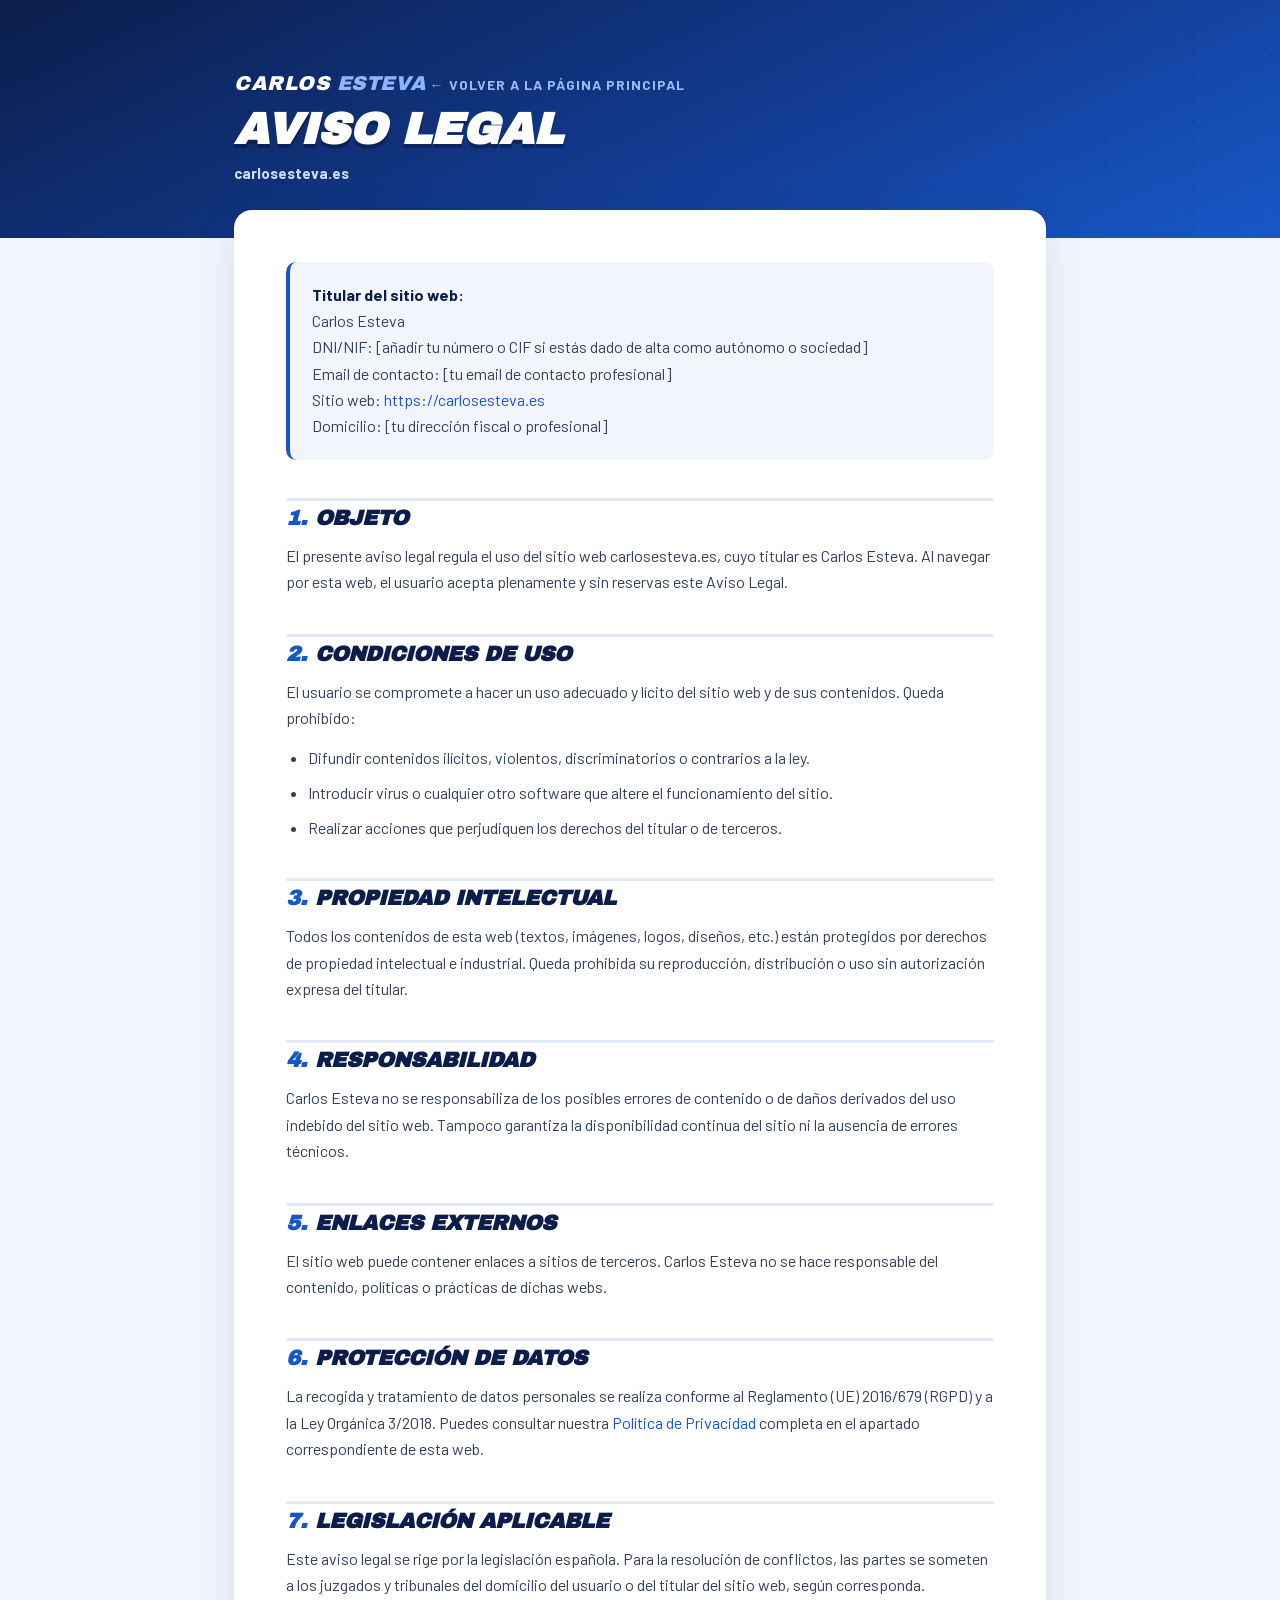
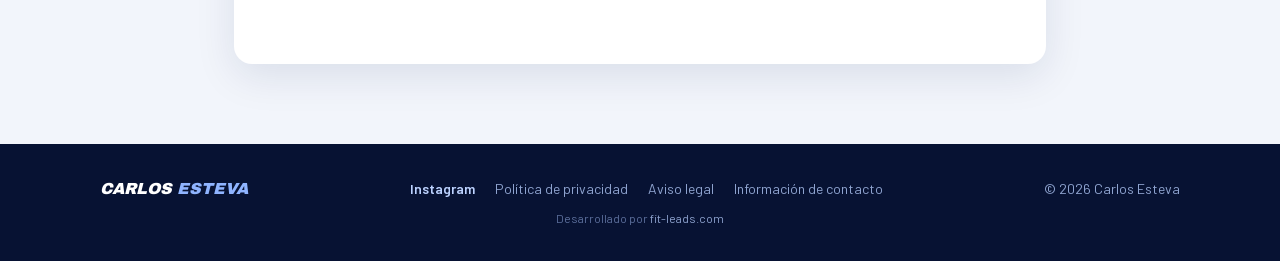
<file: aviso-legal.html>
<!DOCTYPE html>
<html lang="es">
<head>
<meta charset="utf-8">
<meta name="viewport" content="width=device-width, initial-scale=1">
<title>Aviso Legal — Carlos Esteva</title>
<meta name="description" content="Aviso legal del sitio web de Carlos Esteva: condiciones de uso, propiedad intelectual, responsabilidad y legislación aplicable.">
<meta name="robots" content="noindex">
<link rel="icon" type="image/png" href="favicon.png">
<link rel="stylesheet" href="fonts/fonts.css">
<style>
html,body{margin:0;padding:0;background:#f2f5fb;font-family:'Barlow',sans-serif;color:#0c1428;-webkit-font-smoothing:antialiased}
*{box-sizing:border-box}
a{color:#1758c8;text-decoration:none}a:hover{color:#0b1e4b}
::selection{background:#1758c8;color:#fff}
.legal-hero{background:linear-gradient(155deg,#0b1e4b 0%,#123a8f 55%,#1758c8 100%);color:#fff;position:relative;overflow:hidden}
.legal-hero .dots{position:absolute;inset:0;background-image:radial-gradient(rgba(255,255,255,.14) 1.5px,transparent 1.5px);background-size:22px 22px;opacity:.35;pointer-events:none;mask-image:linear-gradient(115deg,transparent 55%,black 90%)}
.legal-hero .inner{max-width:860px;margin:0 auto;padding:32px 24px 56px;position:relative}
.brand{font-family:'Archivo Black',sans-serif;font-style:italic;font-size:20px;letter-spacing:.5px;color:#fff}
.brand span{color:#8fb4ff}
.back{display:inline-block;margin-top:44px;color:#9db9f2;font-weight:700;font-size:14px;letter-spacing:1px;text-transform:uppercase}
.back:hover{color:#fff}
.legal-hero h1{font-family:'Archivo Black',sans-serif;font-style:italic;text-transform:uppercase;font-size:clamp(26px,4.4vw,44px);line-height:1.08;margin:12px 0 0;text-shadow:0 4px 0 rgba(7,18,51,.45)}
.legal-hero .sub{margin:10px 0 0;color:#cdddff;font-weight:700;font-size:15px}
.legal-body{max-width:860px;margin:-28px auto 0;padding:0 24px 80px;position:relative}
.card{background:#fff;border-radius:18px;padding:clamp(28px,5vw,52px);box-shadow:0 12px 40px rgba(11,30,75,.10)}
.card h2{font-family:'Archivo Black',sans-serif;font-style:italic;text-transform:uppercase;font-size:clamp(17px,2.2vw,21px);color:#0b1e4b;margin:38px 0 14px;padding-top:6px;border-top:3px solid #e4ebf8}
.card h2 .num{color:#1758c8;margin-right:8px}
.card p{font-size:16px;line-height:1.65;color:#33405c;margin:0 0 14px}
.card ul{margin:0 0 14px;padding-left:22px}
.card li{font-size:16px;line-height:1.6;color:#33405c;margin-bottom:9px}
.card strong{color:#0b1e4b}
.owner-box{background:#f2f5fb;border-left:4px solid #1758c8;border-radius:10px;padding:20px 22px;margin:0 0 8px}
.owner-box p{margin:0}
footer{background:#071233;color:#8ea3cf;padding:36px 24px;font-size:14px}
.foot-row{max-width:1080px;margin:0 auto;display:flex;flex-wrap:wrap;gap:20px;align-items:center;justify-content:space-between}
.foot-links{display:flex;gap:20px;flex-wrap:wrap}
.credit{max-width:1080px;margin:14px auto 0;text-align:center;font-size:12px;color:#5c6f9c}
.credit a{color:#8ea3cf}
</style>
</head>
<body>

<header class="legal-hero">
  <div class="dots"></div>
  <div class="inner">
    <a class="brand" href="./">CARLOS <span>ESTEVA</span></a>
    <a class="back" href="./">← Volver a la página principal</a>
    <h1>Aviso Legal</h1>
    <p class="sub">carlosesteva.es</p>
  </div>
</header>

<main class="legal-body">
  <div class="card">
    <div class="owner-box">
      <p><strong>Titular del sitio web:</strong><br>
      Carlos Esteva<br>
      DNI/NIF: [añadir tu número o CIF si estás dado de alta como autónomo o sociedad]<br>
      Email de contacto: [tu email de contacto profesional]<br>
      Sitio web: <a rel="noopener" href="https://carlosesteva.es">https://carlosesteva.es</a><br>
      Domicilio: [tu dirección fiscal o profesional]</p>
    </div>

    <h2><span class="num">1.</span>Objeto</h2>
    <p>El presente aviso legal regula el uso del sitio web carlosesteva.es, cuyo titular es Carlos Esteva. Al navegar por esta web, el usuario acepta plenamente y sin reservas este Aviso Legal.</p>

    <h2><span class="num">2.</span>Condiciones de uso</h2>
    <p>El usuario se compromete a hacer un uso adecuado y lícito del sitio web y de sus contenidos. Queda prohibido:</p>
    <ul>
      <li>Difundir contenidos ilícitos, violentos, discriminatorios o contrarios a la ley.</li>
      <li>Introducir virus o cualquier otro software que altere el funcionamiento del sitio.</li>
      <li>Realizar acciones que perjudiquen los derechos del titular o de terceros.</li>
    </ul>

    <h2><span class="num">3.</span>Propiedad intelectual</h2>
    <p>Todos los contenidos de esta web (textos, imágenes, logos, diseños, etc.) están protegidos por derechos de propiedad intelectual e industrial. Queda prohibida su reproducción, distribución o uso sin autorización expresa del titular.</p>

    <h2><span class="num">4.</span>Responsabilidad</h2>
    <p>Carlos Esteva no se responsabiliza de los posibles errores de contenido o de daños derivados del uso indebido del sitio web. Tampoco garantiza la disponibilidad continua del sitio ni la ausencia de errores técnicos.</p>

    <h2><span class="num">5.</span>Enlaces externos</h2>
    <p>El sitio web puede contener enlaces a sitios de terceros. Carlos Esteva no se hace responsable del contenido, políticas o prácticas de dichas webs.</p>

    <h2><span class="num">6.</span>Protección de datos</h2>
    <p>La recogida y tratamiento de datos personales se realiza conforme al Reglamento (UE) 2016/679 (RGPD) y a la Ley Orgánica 3/2018. Puedes consultar nuestra <a href="politica-de-privacidad.html">Política de Privacidad</a> completa en el apartado correspondiente de esta web.</p>

    <h2><span class="num">7.</span>Legislación aplicable</h2>
    <p>Este aviso legal se rige por la legislación española. Para la resolución de conflictos, las partes se someten a los juzgados y tribunales del domicilio del usuario o del titular del sitio web, según corresponda.</p>
  </div>
</main>

<footer>
  <div class="foot-row">
    <div style="font-family:'Archivo Black',sans-serif;font-style:italic;color:#fff;font-size:16px">CARLOS <span style="color:#8fb4ff">ESTEVA</span></div>
    <div class="foot-links">
      <a href="https://www.instagram.com/carlosesteva_/" style="color:#bcd2ff;font-weight:600">Instagram</a>
      <a href="politica-de-privacidad.html" style="color:#8ea3cf">Política de privacidad</a>
      <a href="aviso-legal.html" style="color:#8ea3cf">Aviso legal</a>
      <a href="informacion-de-contacto.html" style="color:#8ea3cf">Información de contacto</a>
    </div>
    <div>© 2026 Carlos Esteva</div>
  </div>
  <div class="credit">Desarrollado por <a href="https://fit-leads.com">fit-leads.com</a></div>
</footer>
</body>
</html>
</file>
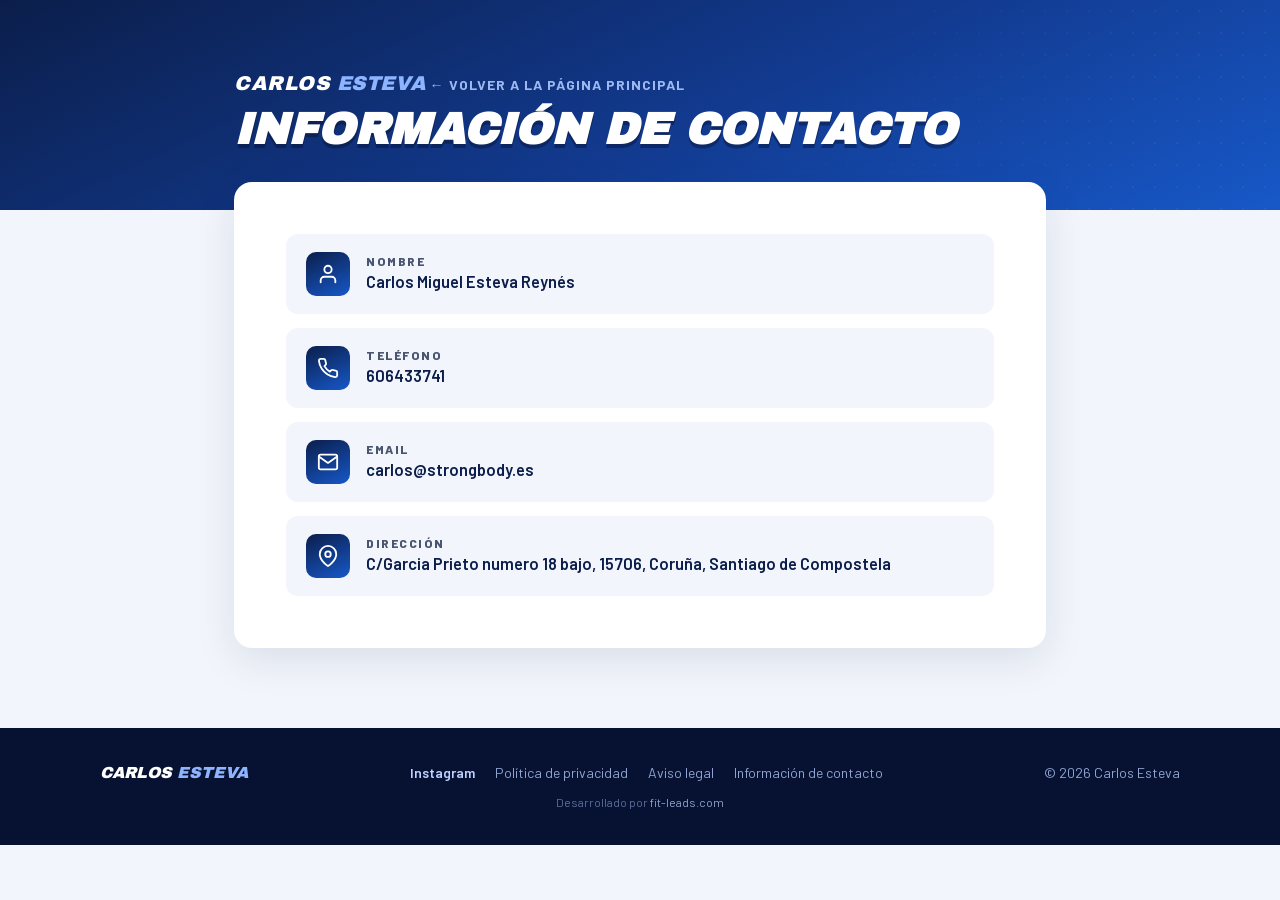
<file: informacion-de-contacto.html>
<!DOCTYPE html>
<html lang="es">
<head>
<meta charset="utf-8">
<meta name="viewport" content="width=device-width, initial-scale=1">
<title>Información de contacto — Carlos Esteva</title>
<meta name="description" content="Información de contacto de Carlos Miguel Esteva Reynés: teléfono, email y dirección.">
<meta name="robots" content="noindex">
<link rel="icon" type="image/png" href="favicon.png">
<link rel="stylesheet" href="fonts/fonts.css">
<style>
html,body{margin:0;padding:0;background:#f2f5fb;font-family:'Barlow',sans-serif;color:#0c1428;-webkit-font-smoothing:antialiased}
*{box-sizing:border-box}
a{color:#1758c8;text-decoration:none}a:hover{color:#0b1e4b}
::selection{background:#1758c8;color:#fff}
.legal-hero{background:linear-gradient(155deg,#0b1e4b 0%,#123a8f 55%,#1758c8 100%);color:#fff;position:relative;overflow:hidden}
.legal-hero .dots{position:absolute;inset:0;background-image:radial-gradient(rgba(255,255,255,.14) 1.5px,transparent 1.5px);background-size:22px 22px;opacity:.35;pointer-events:none;mask-image:linear-gradient(115deg,transparent 55%,black 90%)}
.legal-hero .inner{max-width:860px;margin:0 auto;padding:32px 24px 56px;position:relative}
.brand{font-family:'Archivo Black',sans-serif;font-style:italic;font-size:20px;letter-spacing:.5px;color:#fff}
.brand span{color:#8fb4ff}
.back{display:inline-block;margin-top:44px;color:#9db9f2;font-weight:700;font-size:14px;letter-spacing:1px;text-transform:uppercase}
.back:hover{color:#fff}
.legal-hero h1{font-family:'Archivo Black',sans-serif;font-style:italic;text-transform:uppercase;font-size:clamp(26px,4.4vw,44px);line-height:1.08;margin:12px 0 0;text-shadow:0 4px 0 rgba(7,18,51,.45)}
.legal-body{max-width:860px;margin:-28px auto 0;padding:0 24px 80px;position:relative}
.card{background:#fff;border-radius:18px;padding:clamp(28px,5vw,52px);box-shadow:0 12px 40px rgba(11,30,75,.10)}
.contact-list{display:flex;flex-direction:column;gap:14px}
.contact-item{display:flex;align-items:center;gap:16px;background:#f2f5fb;border-radius:12px;padding:18px 20px}
.contact-item .ico{flex:none;width:44px;height:44px;border-radius:10px;background:linear-gradient(155deg,#0b1e4b,#1758c8);color:#fff;display:flex;align-items:center;justify-content:center}
.contact-item .label{font-size:12px;font-weight:800;letter-spacing:1.5px;text-transform:uppercase;color:#4a5670;margin-bottom:2px}
.contact-item .value{font-size:16.5px;font-weight:600;color:#0b1e4b;line-height:1.4;overflow-wrap:anywhere}
.contact-item a.value:hover{color:#1758c8}
footer{background:#071233;color:#8ea3cf;padding:36px 24px;font-size:14px}
.foot-row{max-width:1080px;margin:0 auto;display:flex;flex-wrap:wrap;gap:20px;align-items:center;justify-content:space-between}
.foot-links{display:flex;gap:20px;flex-wrap:wrap}
.credit{max-width:1080px;margin:14px auto 0;text-align:center;font-size:12px;color:#5c6f9c}
.credit a{color:#8ea3cf}
</style>
</head>
<body>

<header class="legal-hero">
  <div class="dots"></div>
  <div class="inner">
    <a class="brand" href="./">CARLOS <span>ESTEVA</span></a>
    <a class="back" href="./">← Volver a la página principal</a>
    <h1>Información de contacto</h1>
  </div>
</header>

<main class="legal-body">
  <div class="card">
    <div class="contact-list">
      <div class="contact-item">
        <div class="ico" aria-hidden="true"><svg width="22" height="22" viewBox="0 0 24 24" fill="none" stroke="currentColor" stroke-width="2" stroke-linecap="round" stroke-linejoin="round"><path d="M20 21v-2a4 4 0 0 0-4-4H8a4 4 0 0 0-4 4v2"/><circle cx="12" cy="7" r="4"/></svg></div>
        <div>
          <div class="label">Nombre</div>
          <div class="value">Carlos Miguel Esteva Reynés</div>
        </div>
      </div>
      <div class="contact-item">
        <div class="ico" aria-hidden="true"><svg width="22" height="22" viewBox="0 0 24 24" fill="none" stroke="currentColor" stroke-width="2" stroke-linecap="round" stroke-linejoin="round"><path d="M22 16.92v3a2 2 0 0 1-2.18 2 19.79 19.79 0 0 1-8.63-3.07 19.5 19.5 0 0 1-6-6 19.79 19.79 0 0 1-3.07-8.67A2 2 0 0 1 4.11 2h3a2 2 0 0 1 2 1.72 12.84 12.84 0 0 0 .7 2.81 2 2 0 0 1-.45 2.11L8.09 9.91a16 16 0 0 0 6 6l1.27-1.27a2 2 0 0 1 2.11-.45 12.84 12.84 0 0 0 2.81.7A2 2 0 0 1 22 16.92z"/></svg></div>
        <div>
          <div class="label">Teléfono</div>
          <a class="value" href="tel:+34606433741">606433741</a>
        </div>
      </div>
      <div class="contact-item">
        <div class="ico" aria-hidden="true"><svg width="22" height="22" viewBox="0 0 24 24" fill="none" stroke="currentColor" stroke-width="2" stroke-linecap="round" stroke-linejoin="round"><path d="M4 4h16c1.1 0 2 .9 2 2v12c0 1.1-.9 2-2 2H4c-1.1 0-2-.9-2-2V6c0-1.1.9-2 2-2z"/><polyline points="22,6 12,13 2,6"/></svg></div>
        <div>
          <div class="label">Email</div>
          <a class="value" href="mailto:carlos@strongbody.es">carlos@strongbody.es</a>
        </div>
      </div>
      <div class="contact-item">
        <div class="ico" aria-hidden="true"><svg width="22" height="22" viewBox="0 0 24 24" fill="none" stroke="currentColor" stroke-width="2" stroke-linecap="round" stroke-linejoin="round"><path d="M21 10c0 7-9 13-9 13s-9-6-9-13a9 9 0 0 1 18 0z"/><circle cx="12" cy="10" r="3"/></svg></div>
        <div>
          <div class="label">Dirección</div>
          <div class="value">C/Garcia Prieto numero 18 bajo, 15706, Coruña, Santiago de Compostela</div>
        </div>
      </div>
    </div>
  </div>
</main>

<footer>
  <div class="foot-row">
    <div style="font-family:'Archivo Black',sans-serif;font-style:italic;color:#fff;font-size:16px">CARLOS <span style="color:#8fb4ff">ESTEVA</span></div>
    <div class="foot-links">
      <a href="https://www.instagram.com/carlosesteva_/" style="color:#bcd2ff;font-weight:600">Instagram</a>
      <a href="politica-de-privacidad.html" style="color:#8ea3cf">Política de privacidad</a>
      <a href="aviso-legal.html" style="color:#8ea3cf">Aviso legal</a>
      <a href="informacion-de-contacto.html" style="color:#8ea3cf">Información de contacto</a>
    </div>
    <div>© 2026 Carlos Esteva</div>
  </div>
  <div class="credit">Desarrollado por <a href="https://fit-leads.com">fit-leads.com</a></div>
</footer>
</body>
</html>
</file>
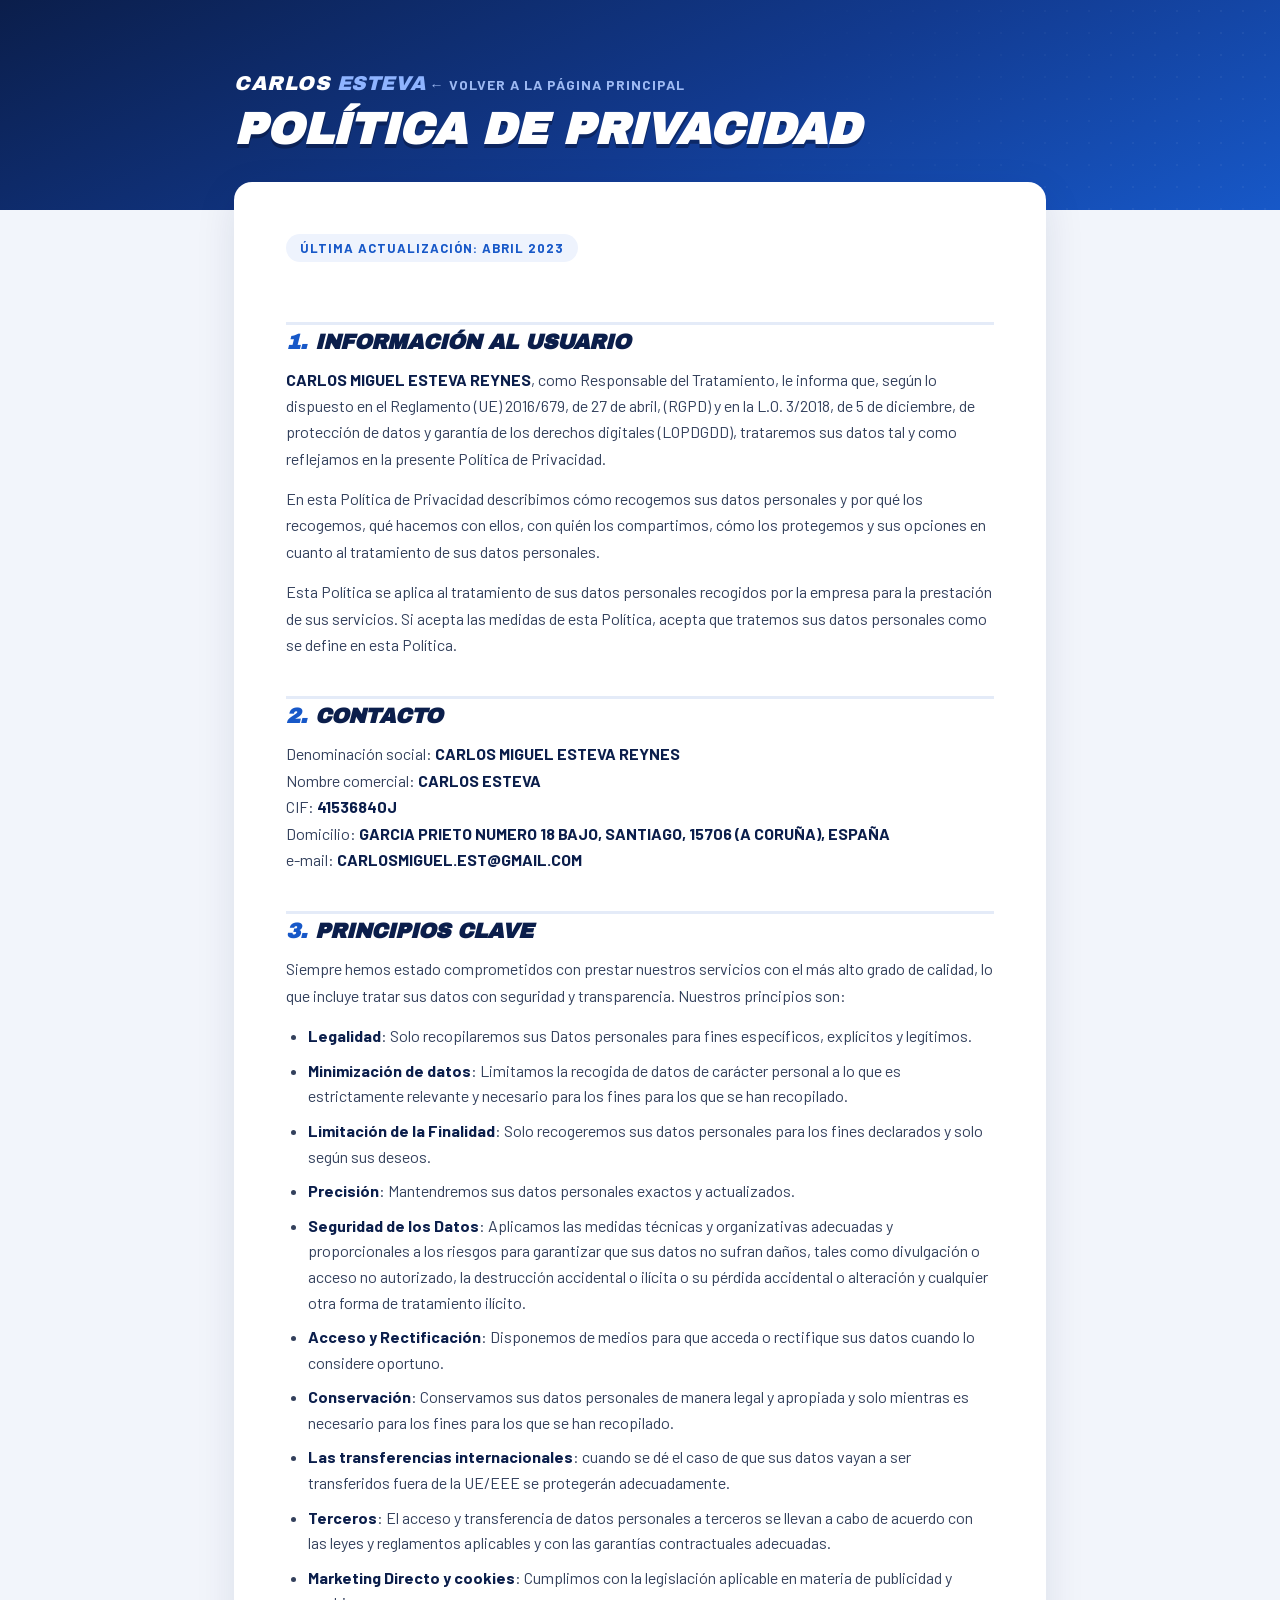
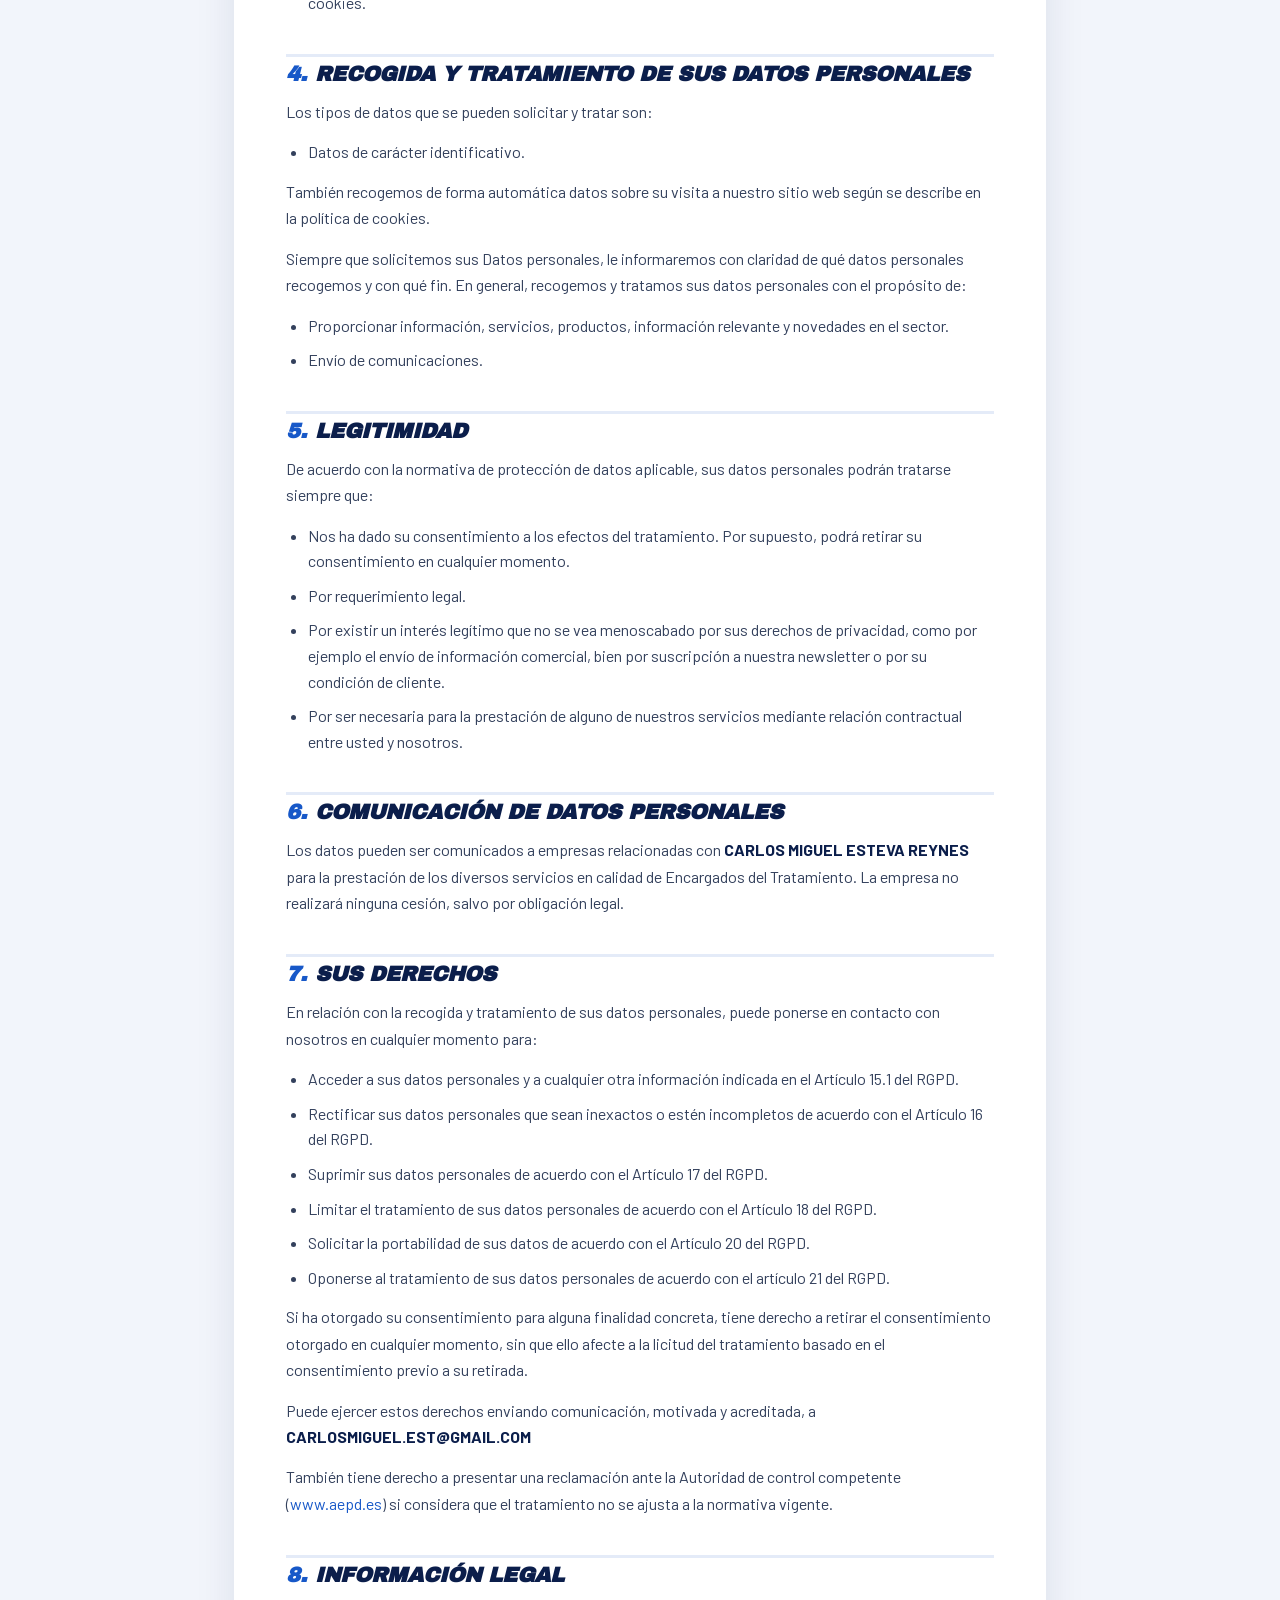
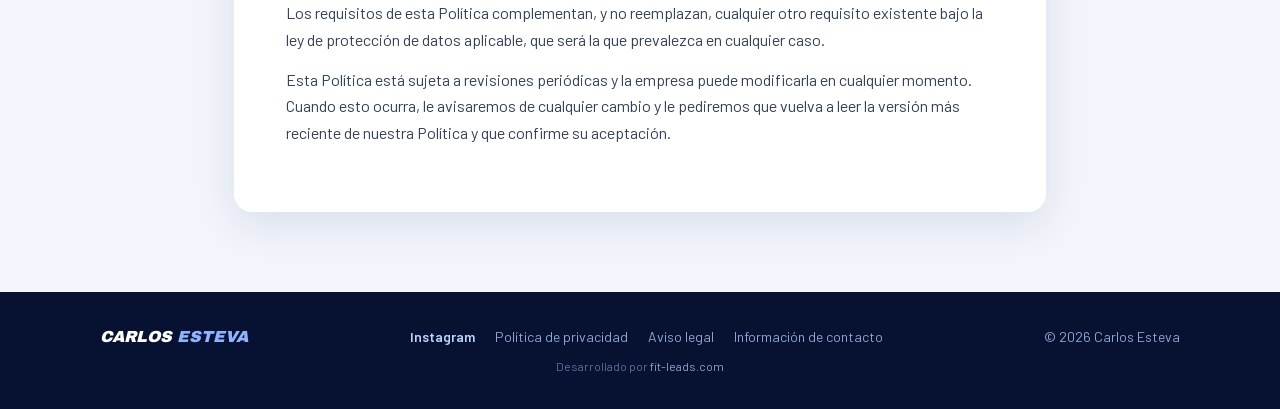
<file: politica-de-privacidad.html>
<!DOCTYPE html>
<html lang="es">
<head>
<meta charset="utf-8">
<meta name="viewport" content="width=device-width, initial-scale=1">
<title>Política de Privacidad — Carlos Esteva</title>
<meta name="description" content="Política de privacidad de carlosesteva.es: cómo recogemos, tratamos y protegemos tus datos personales conforme al RGPD y la LOPDGDD.">
<meta name="robots" content="noindex">
<link rel="icon" type="image/png" href="favicon.png">
<link rel="stylesheet" href="fonts/fonts.css">
<style>
html,body{margin:0;padding:0;background:#f2f5fb;font-family:'Barlow',sans-serif;color:#0c1428;-webkit-font-smoothing:antialiased}
*{box-sizing:border-box}
a{color:#1758c8;text-decoration:none}a:hover{color:#0b1e4b}
::selection{background:#1758c8;color:#fff}
.legal-hero{background:linear-gradient(155deg,#0b1e4b 0%,#123a8f 55%,#1758c8 100%);color:#fff;position:relative;overflow:hidden}
.legal-hero .dots{position:absolute;inset:0;background-image:radial-gradient(rgba(255,255,255,.14) 1.5px,transparent 1.5px);background-size:22px 22px;opacity:.35;pointer-events:none;mask-image:linear-gradient(115deg,transparent 55%,black 90%)}
.legal-hero .inner{max-width:860px;margin:0 auto;padding:32px 24px 56px;position:relative}
.brand{font-family:'Archivo Black',sans-serif;font-style:italic;font-size:20px;letter-spacing:.5px;color:#fff}
.brand span{color:#8fb4ff}
.back{display:inline-block;margin-top:44px;color:#9db9f2;font-weight:700;font-size:14px;letter-spacing:1px;text-transform:uppercase}
.back:hover{color:#fff}
.legal-hero h1{font-family:'Archivo Black',sans-serif;font-style:italic;text-transform:uppercase;font-size:clamp(26px,4.4vw,44px);line-height:1.08;margin:12px 0 0;text-shadow:0 4px 0 rgba(7,18,51,.45)}
.legal-body{max-width:860px;margin:-28px auto 0;padding:0 24px 80px;position:relative}
.card{background:#fff;border-radius:18px;padding:clamp(28px,5vw,52px);box-shadow:0 12px 40px rgba(11,30,75,.10)}
.card h2{font-family:'Archivo Black',sans-serif;font-style:italic;text-transform:uppercase;font-size:clamp(17px,2.2vw,21px);color:#0b1e4b;margin:38px 0 14px;padding-top:6px;border-top:3px solid #e4ebf8}
.card h2:first-child{margin-top:0;border-top:0;padding-top:0}
.card h2 .num{color:#1758c8;margin-right:8px}
.card p{font-size:16px;line-height:1.65;color:#33405c;margin:0 0 14px}
.card ul{margin:0 0 14px;padding-left:22px}
.card li{font-size:16px;line-height:1.6;color:#33405c;margin-bottom:9px}
.card strong{color:#0b1e4b}
.updated{display:inline-block;background:#eef3fd;color:#1758c8;font-weight:700;font-size:13px;letter-spacing:1px;text-transform:uppercase;border-radius:999px;padding:6px 14px;margin-bottom:22px}
footer{background:#071233;color:#8ea3cf;padding:36px 24px;font-size:14px}
.foot-row{max-width:1080px;margin:0 auto;display:flex;flex-wrap:wrap;gap:20px;align-items:center;justify-content:space-between}
.foot-links{display:flex;gap:20px;flex-wrap:wrap}
.credit{max-width:1080px;margin:14px auto 0;text-align:center;font-size:12px;color:#5c6f9c}
.credit a{color:#8ea3cf}
</style>
</head>
<body>

<header class="legal-hero">
  <div class="dots"></div>
  <div class="inner">
    <a class="brand" href="./">CARLOS <span>ESTEVA</span></a>
    <a class="back" href="./">← Volver a la página principal</a>
    <h1>Política de Privacidad</h1>
  </div>
</header>

<main class="legal-body">
  <div class="card">
    <span class="updated">Última actualización: Abril 2023</span>

    <h2><span class="num">1.</span>Información al usuario</h2>
    <p><strong>CARLOS MIGUEL ESTEVA REYNES</strong>, como Responsable del Tratamiento, le informa que, según lo dispuesto en el Reglamento (UE) 2016/679, de 27 de abril, (RGPD) y en la L.O. 3/2018, de 5 de diciembre, de protección de datos y garantía de los derechos digitales (LOPDGDD), trataremos sus datos tal y como reflejamos en la presente Política de Privacidad.</p>
    <p>En esta Política de Privacidad describimos cómo recogemos sus datos personales y por qué los recogemos, qué hacemos con ellos, con quién los compartimos, cómo los protegemos y sus opciones en cuanto al tratamiento de sus datos personales.</p>
    <p>Esta Política se aplica al tratamiento de sus datos personales recogidos por la empresa para la prestación de sus servicios. Si acepta las medidas de esta Política, acepta que tratemos sus datos personales como se define en esta Política.</p>

    <h2><span class="num">2.</span>Contacto</h2>
    <p>Denominación social: <strong>CARLOS MIGUEL ESTEVA REYNES</strong><br>
    Nombre comercial: <strong>CARLOS ESTEVA</strong><br>
    CIF: <strong>41536840J</strong><br>
    Domicilio: <strong>GARCIA PRIETO NUMERO 18 BAJO, SANTIAGO, 15706 (A CORUÑA), ESPAÑA</strong><br>
    e-mail: <strong>CARLOSMIGUEL.EST@GMAIL.COM</strong></p>

    <h2><span class="num">3.</span>Principios clave</h2>
    <p>Siempre hemos estado comprometidos con prestar nuestros servicios con el más alto grado de calidad, lo que incluye tratar sus datos con seguridad y transparencia. Nuestros principios son:</p>
    <ul>
      <li><strong>Legalidad</strong>: Solo recopilaremos sus Datos personales para fines específicos, explícitos y legítimos.</li>
      <li><strong>Minimización de datos</strong>: Limitamos la recogida de datos de carácter personal a lo que es estrictamente relevante y necesario para los fines para los que se han recopilado.</li>
      <li><strong>Limitación de la Finalidad</strong>: Solo recogeremos sus datos personales para los fines declarados y solo según sus deseos.</li>
      <li><strong>Precisión</strong>: Mantendremos sus datos personales exactos y actualizados.</li>
      <li><strong>Seguridad de los Datos</strong>: Aplicamos las medidas técnicas y organizativas adecuadas y proporcionales a los riesgos para garantizar que sus datos no sufran daños, tales como divulgación o acceso no autorizado, la destrucción accidental o ilícita o su pérdida accidental o alteración y cualquier otra forma de tratamiento ilícito.</li>
      <li><strong>Acceso y Rectificación</strong>: Disponemos de medios para que acceda o rectifique sus datos cuando lo considere oportuno.</li>
      <li><strong>Conservación</strong>: Conservamos sus datos personales de manera legal y apropiada y solo mientras es necesario para los fines para los que se han recopilado.</li>
      <li><strong>Las transferencias internacionales</strong>: cuando se dé el caso de que sus datos vayan a ser transferidos fuera de la UE/EEE se protegerán adecuadamente.</li>
      <li><strong>Terceros</strong>: El acceso y transferencia de datos personales a terceros se llevan a cabo de acuerdo con las leyes y reglamentos aplicables y con las garantías contractuales adecuadas.</li>
      <li><strong>Marketing Directo y cookies</strong>: Cumplimos con la legislación aplicable en materia de publicidad y cookies.</li>
    </ul>

    <h2><span class="num">4.</span>Recogida y tratamiento de sus datos personales</h2>
    <p>Los tipos de datos que se pueden solicitar y tratar son:</p>
    <ul>
      <li>Datos de carácter identificativo.</li>
    </ul>
    <p>También recogemos de forma automática datos sobre su visita a nuestro sitio web según se describe en la política de cookies.</p>
    <p>Siempre que solicitemos sus Datos personales, le informaremos con claridad de qué datos personales recogemos y con qué fin. En general, recogemos y tratamos sus datos personales con el propósito de:</p>
    <ul>
      <li>Proporcionar información, servicios, productos, información relevante y novedades en el sector.</li>
      <li>Envío de comunicaciones.</li>
    </ul>

    <h2><span class="num">5.</span>Legitimidad</h2>
    <p>De acuerdo con la normativa de protección de datos aplicable, sus datos personales podrán tratarse siempre que:</p>
    <ul>
      <li>Nos ha dado su consentimiento a los efectos del tratamiento. Por supuesto, podrá retirar su consentimiento en cualquier momento.</li>
      <li>Por requerimiento legal.</li>
      <li>Por existir un interés legítimo que no se vea menoscabado por sus derechos de privacidad, como por ejemplo el envío de información comercial, bien por suscripción a nuestra newsletter o por su condición de cliente.</li>
      <li>Por ser necesaria para la prestación de alguno de nuestros servicios mediante relación contractual entre usted y nosotros.</li>
    </ul>

    <h2><span class="num">6.</span>Comunicación de datos personales</h2>
    <p>Los datos pueden ser comunicados a empresas relacionadas con <strong>CARLOS MIGUEL ESTEVA REYNES</strong> para la prestación de los diversos servicios en calidad de Encargados del Tratamiento. La empresa no realizará ninguna cesión, salvo por obligación legal.</p>

    <h2><span class="num">7.</span>Sus derechos</h2>
    <p>En relación con la recogida y tratamiento de sus datos personales, puede ponerse en contacto con nosotros en cualquier momento para:</p>
    <ul>
      <li>Acceder a sus datos personales y a cualquier otra información indicada en el Artículo 15.1 del RGPD.</li>
      <li>Rectificar sus datos personales que sean inexactos o estén incompletos de acuerdo con el Artículo 16 del RGPD.</li>
      <li>Suprimir sus datos personales de acuerdo con el Artículo 17 del RGPD.</li>
      <li>Limitar el tratamiento de sus datos personales de acuerdo con el Artículo 18 del RGPD.</li>
      <li>Solicitar la portabilidad de sus datos de acuerdo con el Artículo 20 del RGPD.</li>
      <li>Oponerse al tratamiento de sus datos personales de acuerdo con el artículo 21 del RGPD.</li>
    </ul>
    <p>Si ha otorgado su consentimiento para alguna finalidad concreta, tiene derecho a retirar el consentimiento otorgado en cualquier momento, sin que ello afecte a la licitud del tratamiento basado en el consentimiento previo a su retirada.</p>
    <p>Puede ejercer estos derechos enviando comunicación, motivada y acreditada, a <strong>CARLOSMIGUEL.EST@GMAIL.COM</strong></p>
    <p>También tiene derecho a presentar una reclamación ante la Autoridad de control competente (<a href="https://aepd.es/" rel="noreferrer noopener" target="_blank">www.aepd.es</a>) si considera que el tratamiento no se ajusta a la normativa vigente.</p>

    <h2><span class="num">8.</span>Información legal</h2>
    <p>Los requisitos de esta Política complementan, y no reemplazan, cualquier otro requisito existente bajo la ley de protección de datos aplicable, que será la que prevalezca en cualquier caso.</p>
    <p>Esta Política está sujeta a revisiones periódicas y la empresa puede modificarla en cualquier momento. Cuando esto ocurra, le avisaremos de cualquier cambio y le pediremos que vuelva a leer la versión más reciente de nuestra Política y que confirme su aceptación.</p>
  </div>
</main>

<footer>
  <div class="foot-row">
    <div style="font-family:'Archivo Black',sans-serif;font-style:italic;color:#fff;font-size:16px">CARLOS <span style="color:#8fb4ff">ESTEVA</span></div>
    <div class="foot-links">
      <a href="https://www.instagram.com/carlosesteva_/" style="color:#bcd2ff;font-weight:600">Instagram</a>
      <a href="politica-de-privacidad.html" style="color:#8ea3cf">Política de privacidad</a>
      <a href="aviso-legal.html" style="color:#8ea3cf">Aviso legal</a>
      <a href="informacion-de-contacto.html" style="color:#8ea3cf">Información de contacto</a>
    </div>
    <div>© 2026 Carlos Esteva</div>
  </div>
  <div class="credit">Desarrollado por <a href="https://fit-leads.com">fit-leads.com</a></div>
</footer>
</body>
</html>
</file>
<file: fonts/fonts.css>
/* latin-ext */
@font-face {
  font-family: 'Archivo Black';
  font-style: normal;
  font-weight: 400;
  font-display: swap;
  src: url(archivo-black-400-latin-ext-HTxqL289NzCGg4MzN6KJ7eW6CYKF_jzx13HOvQ.woff2) format('woff2');
  unicode-range: U+0100-02BA, U+02BD-02C5, U+02C7-02CC, U+02CE-02D7, U+02DD-02FF, U+0304, U+0308, U+0329, U+1D00-1DBF, U+1E00-1E9F, U+1EF2-1EFF, U+2020, U+20A0-20AB, U+20AD-20C0, U+2113, U+2C60-2C7F, U+A720-A7FF;
}
/* latin */
@font-face {
  font-family: 'Archivo Black';
  font-style: normal;
  font-weight: 400;
  font-display: swap;
  src: url(archivo-black-400-latin-HTxqL289NzCGg4MzN6KJ7eW6CYyF_jzx13E.woff2) format('woff2');
  unicode-range: U+0000-00FF, U+0131, U+0152-0153, U+02BB-02BC, U+02C6, U+02DA, U+02DC, U+0304, U+0308, U+0329, U+2000-206F, U+20AC, U+2122, U+2191, U+2193, U+2212, U+2215, U+FEFF, U+FFFD;
}
/* latin-ext */
@font-face {
  font-family: 'Barlow';
  font-style: italic;
  font-weight: 700;
  font-display: swap;
  src: url(barlow-700-italic-latin-ext-7cHsv4kjgoGqM7E_CfOA5WogvToJdLm8BvE.woff2) format('woff2');
  unicode-range: U+0100-02BA, U+02BD-02C5, U+02C7-02CC, U+02CE-02D7, U+02DD-02FF, U+0304, U+0308, U+0329, U+1D00-1DBF, U+1E00-1E9F, U+1EF2-1EFF, U+2020, U+20A0-20AB, U+20AD-20C0, U+2113, U+2C60-2C7F, U+A720-A7FF;
}
/* latin */
@font-face {
  font-family: 'Barlow';
  font-style: italic;
  font-weight: 700;
  font-display: swap;
  src: url(barlow-700-italic-latin-7cHsv4kjgoGqM7E_CfOA5WouvToJdLm8.woff2) format('woff2');
  unicode-range: U+0000-00FF, U+0131, U+0152-0153, U+02BB-02BC, U+02C6, U+02DA, U+02DC, U+0304, U+0308, U+0329, U+2000-206F, U+20AC, U+2122, U+2191, U+2193, U+2212, U+2215, U+FEFF, U+FFFD;
}
/* latin-ext */
@font-face {
  font-family: 'Barlow';
  font-style: italic;
  font-weight: 800;
  font-display: swap;
  src: url(barlow-800-italic-latin-ext-7cHsv4kjgoGqM7E_CfOc5mogvToJdLm8BvE.woff2) format('woff2');
  unicode-range: U+0100-02BA, U+02BD-02C5, U+02C7-02CC, U+02CE-02D7, U+02DD-02FF, U+0304, U+0308, U+0329, U+1D00-1DBF, U+1E00-1E9F, U+1EF2-1EFF, U+2020, U+20A0-20AB, U+20AD-20C0, U+2113, U+2C60-2C7F, U+A720-A7FF;
}
/* latin */
@font-face {
  font-family: 'Barlow';
  font-style: italic;
  font-weight: 800;
  font-display: swap;
  src: url(barlow-800-italic-latin-7cHsv4kjgoGqM7E_CfOc5mouvToJdLm8.woff2) format('woff2');
  unicode-range: U+0000-00FF, U+0131, U+0152-0153, U+02BB-02BC, U+02C6, U+02DA, U+02DC, U+0304, U+0308, U+0329, U+2000-206F, U+20AC, U+2122, U+2191, U+2193, U+2212, U+2215, U+FEFF, U+FFFD;
}
/* latin-ext */
@font-face {
  font-family: 'Barlow';
  font-style: normal;
  font-weight: 400;
  font-display: swap;
  src: url(barlow-400-latin-ext-7cHpv4kjgoGqM7E_Ass5ynghnQci.woff2) format('woff2');
  unicode-range: U+0100-02BA, U+02BD-02C5, U+02C7-02CC, U+02CE-02D7, U+02DD-02FF, U+0304, U+0308, U+0329, U+1D00-1DBF, U+1E00-1E9F, U+1EF2-1EFF, U+2020, U+20A0-20AB, U+20AD-20C0, U+2113, U+2C60-2C7F, U+A720-A7FF;
}
/* latin */
@font-face {
  font-family: 'Barlow';
  font-style: normal;
  font-weight: 400;
  font-display: swap;
  src: url(barlow-400-latin-7cHpv4kjgoGqM7E_DMs5ynghnQ.woff2) format('woff2');
  unicode-range: U+0000-00FF, U+0131, U+0152-0153, U+02BB-02BC, U+02C6, U+02DA, U+02DC, U+0304, U+0308, U+0329, U+2000-206F, U+20AC, U+2122, U+2191, U+2193, U+2212, U+2215, U+FEFF, U+FFFD;
}
/* latin-ext */
@font-face {
  font-family: 'Barlow';
  font-style: normal;
  font-weight: 500;
  font-display: swap;
  src: url(barlow-500-latin-ext-7cHqv4kjgoGqM7E3_-gs6Vostz0rdom9.woff2) format('woff2');
  unicode-range: U+0100-02BA, U+02BD-02C5, U+02C7-02CC, U+02CE-02D7, U+02DD-02FF, U+0304, U+0308, U+0329, U+1D00-1DBF, U+1E00-1E9F, U+1EF2-1EFF, U+2020, U+20A0-20AB, U+20AD-20C0, U+2113, U+2C60-2C7F, U+A720-A7FF;
}
/* latin */
@font-face {
  font-family: 'Barlow';
  font-style: normal;
  font-weight: 500;
  font-display: swap;
  src: url(barlow-500-latin-7cHqv4kjgoGqM7E3_-gs51ostz0rdg.woff2) format('woff2');
  unicode-range: U+0000-00FF, U+0131, U+0152-0153, U+02BB-02BC, U+02C6, U+02DA, U+02DC, U+0304, U+0308, U+0329, U+2000-206F, U+20AC, U+2122, U+2191, U+2193, U+2212, U+2215, U+FEFF, U+FFFD;
}
/* latin-ext */
@font-face {
  font-family: 'Barlow';
  font-style: normal;
  font-weight: 600;
  font-display: swap;
  src: url(barlow-600-latin-ext-7cHqv4kjgoGqM7E30-8s6Vostz0rdom9.woff2) format('woff2');
  unicode-range: U+0100-02BA, U+02BD-02C5, U+02C7-02CC, U+02CE-02D7, U+02DD-02FF, U+0304, U+0308, U+0329, U+1D00-1DBF, U+1E00-1E9F, U+1EF2-1EFF, U+2020, U+20A0-20AB, U+20AD-20C0, U+2113, U+2C60-2C7F, U+A720-A7FF;
}
/* latin */
@font-face {
  font-family: 'Barlow';
  font-style: normal;
  font-weight: 600;
  font-display: swap;
  src: url(barlow-600-latin-7cHqv4kjgoGqM7E30-8s51ostz0rdg.woff2) format('woff2');
  unicode-range: U+0000-00FF, U+0131, U+0152-0153, U+02BB-02BC, U+02C6, U+02DA, U+02DC, U+0304, U+0308, U+0329, U+2000-206F, U+20AC, U+2122, U+2191, U+2193, U+2212, U+2215, U+FEFF, U+FFFD;
}
/* latin-ext */
@font-face {
  font-family: 'Barlow';
  font-style: normal;
  font-weight: 700;
  font-display: swap;
  src: url(barlow-700-latin-ext-7cHqv4kjgoGqM7E3t-4s6Vostz0rdom9.woff2) format('woff2');
  unicode-range: U+0100-02BA, U+02BD-02C5, U+02C7-02CC, U+02CE-02D7, U+02DD-02FF, U+0304, U+0308, U+0329, U+1D00-1DBF, U+1E00-1E9F, U+1EF2-1EFF, U+2020, U+20A0-20AB, U+20AD-20C0, U+2113, U+2C60-2C7F, U+A720-A7FF;
}
/* latin */
@font-face {
  font-family: 'Barlow';
  font-style: normal;
  font-weight: 700;
  font-display: swap;
  src: url(barlow-700-latin-7cHqv4kjgoGqM7E3t-4s51ostz0rdg.woff2) format('woff2');
  unicode-range: U+0000-00FF, U+0131, U+0152-0153, U+02BB-02BC, U+02C6, U+02DA, U+02DC, U+0304, U+0308, U+0329, U+2000-206F, U+20AC, U+2122, U+2191, U+2193, U+2212, U+2215, U+FEFF, U+FFFD;
}
/* latin-ext */
@font-face {
  font-family: 'Barlow';
  font-style: normal;
  font-weight: 800;
  font-display: swap;
  src: url(barlow-800-latin-ext-7cHqv4kjgoGqM7E3q-0s6Vostz0rdom9.woff2) format('woff2');
  unicode-range: U+0100-02BA, U+02BD-02C5, U+02C7-02CC, U+02CE-02D7, U+02DD-02FF, U+0304, U+0308, U+0329, U+1D00-1DBF, U+1E00-1E9F, U+1EF2-1EFF, U+2020, U+20A0-20AB, U+20AD-20C0, U+2113, U+2C60-2C7F, U+A720-A7FF;
}
/* latin */
@font-face {
  font-family: 'Barlow';
  font-style: normal;
  font-weight: 800;
  font-display: swap;
  src: url(barlow-800-latin-7cHqv4kjgoGqM7E3q-0s51ostz0rdg.woff2) format('woff2');
  unicode-range: U+0000-00FF, U+0131, U+0152-0153, U+02BB-02BC, U+02C6, U+02DA, U+02DC, U+0304, U+0308, U+0329, U+2000-206F, U+20AC, U+2122, U+2191, U+2193, U+2212, U+2215, U+FEFF, U+FFFD;
}
</file>
